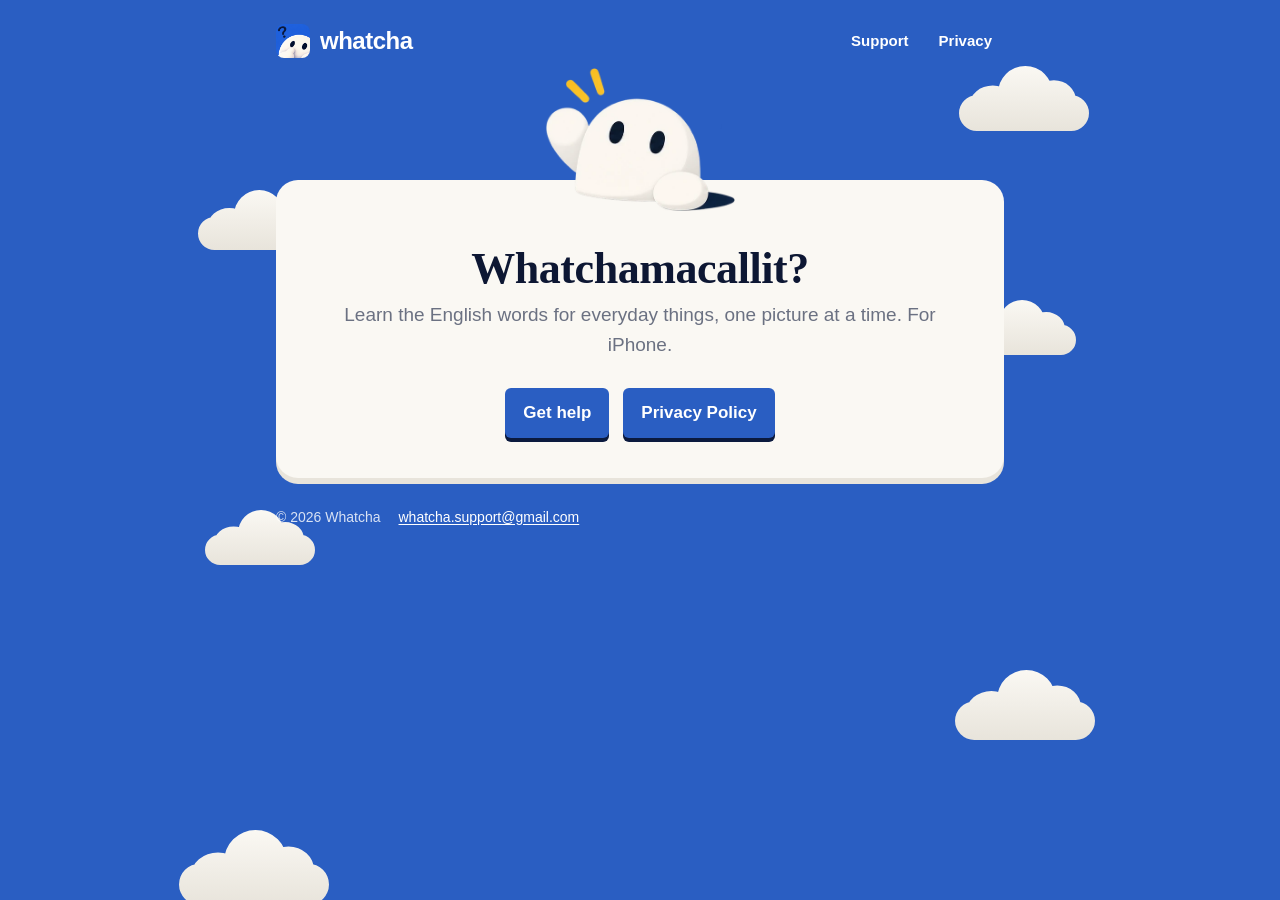
<file: index.html>
<!doctype html>
<html lang="en">
<head>
  <meta charset="utf-8">
  <meta name="viewport" content="width=device-width, initial-scale=1, viewport-fit=cover">
  <title>Whatcha Vocab</title>
  <meta name="description" content="Learn English words for everyday things, one picture at a time.">
  <meta name="theme-color" content="#2A5EC2" media="(prefers-color-scheme: light)">
  <meta name="theme-color" content="#214A9C" media="(prefers-color-scheme: dark)">
  <link rel="icon" type="image/png" href="img/icon.png">
  <link rel="apple-touch-icon" href="img/apple-touch-icon.png">
  <script src="sky.js" defer></script>
  <link rel="stylesheet" href="style.css">
</head>
<body>

  <header class="top">
    <a class="brand" href="./"><img src="img/icon.png" alt="">whatcha</a>
    <nav class="nav" aria-label="Pages">
      <a href="support/">Support</a>
      <a href="privacy/">Privacy</a>
    </nav>
  </header>

  <main>
    <article class="card home">
      <img class="peek" src="img/mascot-hello.png" alt="" width="417" height="312">
      <h1>Whatchamacallit?</h1>
      <p class="lede">Learn the English words for everyday things, one picture at a time. For iPhone.</p>
      <div class="links">
        <a class="slab" href="support/">Get help</a>
        <a class="slab" href="privacy/">Privacy Policy</a>
      </div>
    </article>
  </main>

  <footer>
    <span>© 2026 Whatcha</span>
    <a href="mailto:whatcha.support@gmail.com">whatcha.support@gmail.com</a>
  </footer>
</body>
</html>
</file>
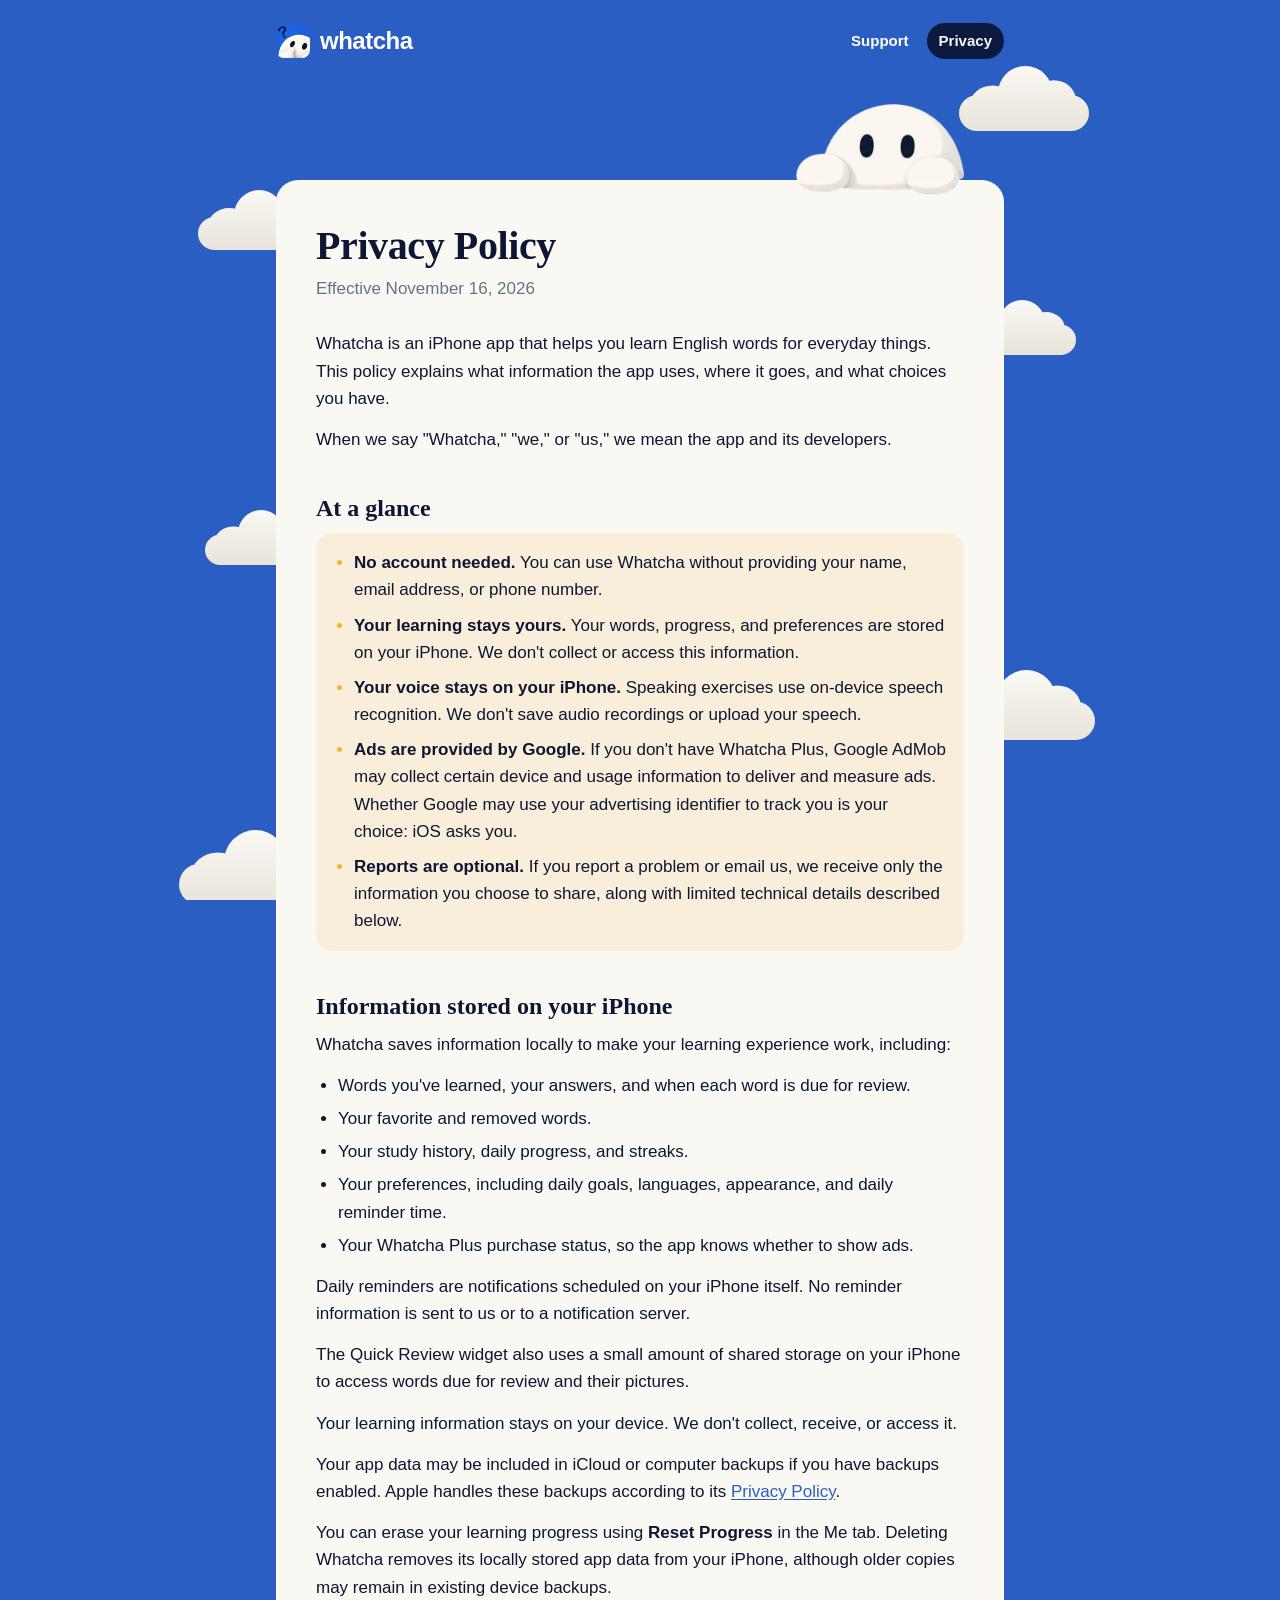
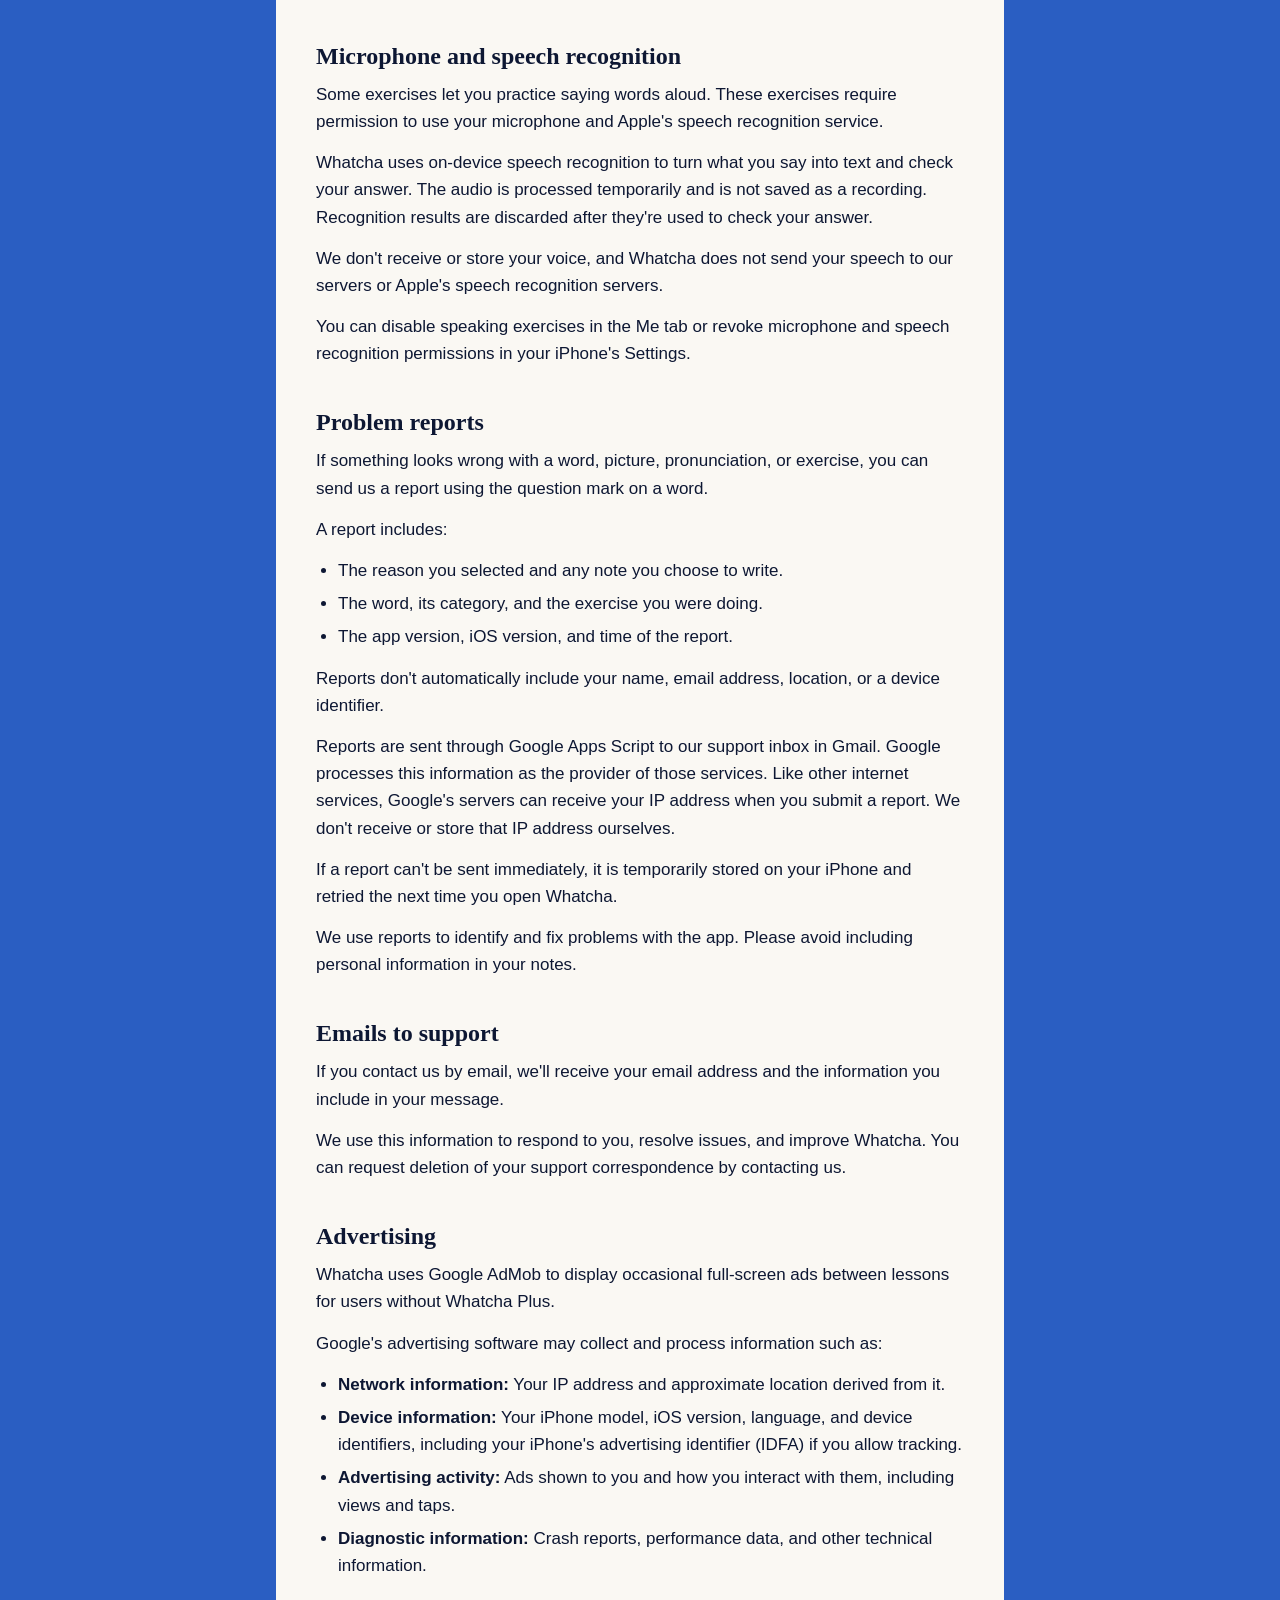
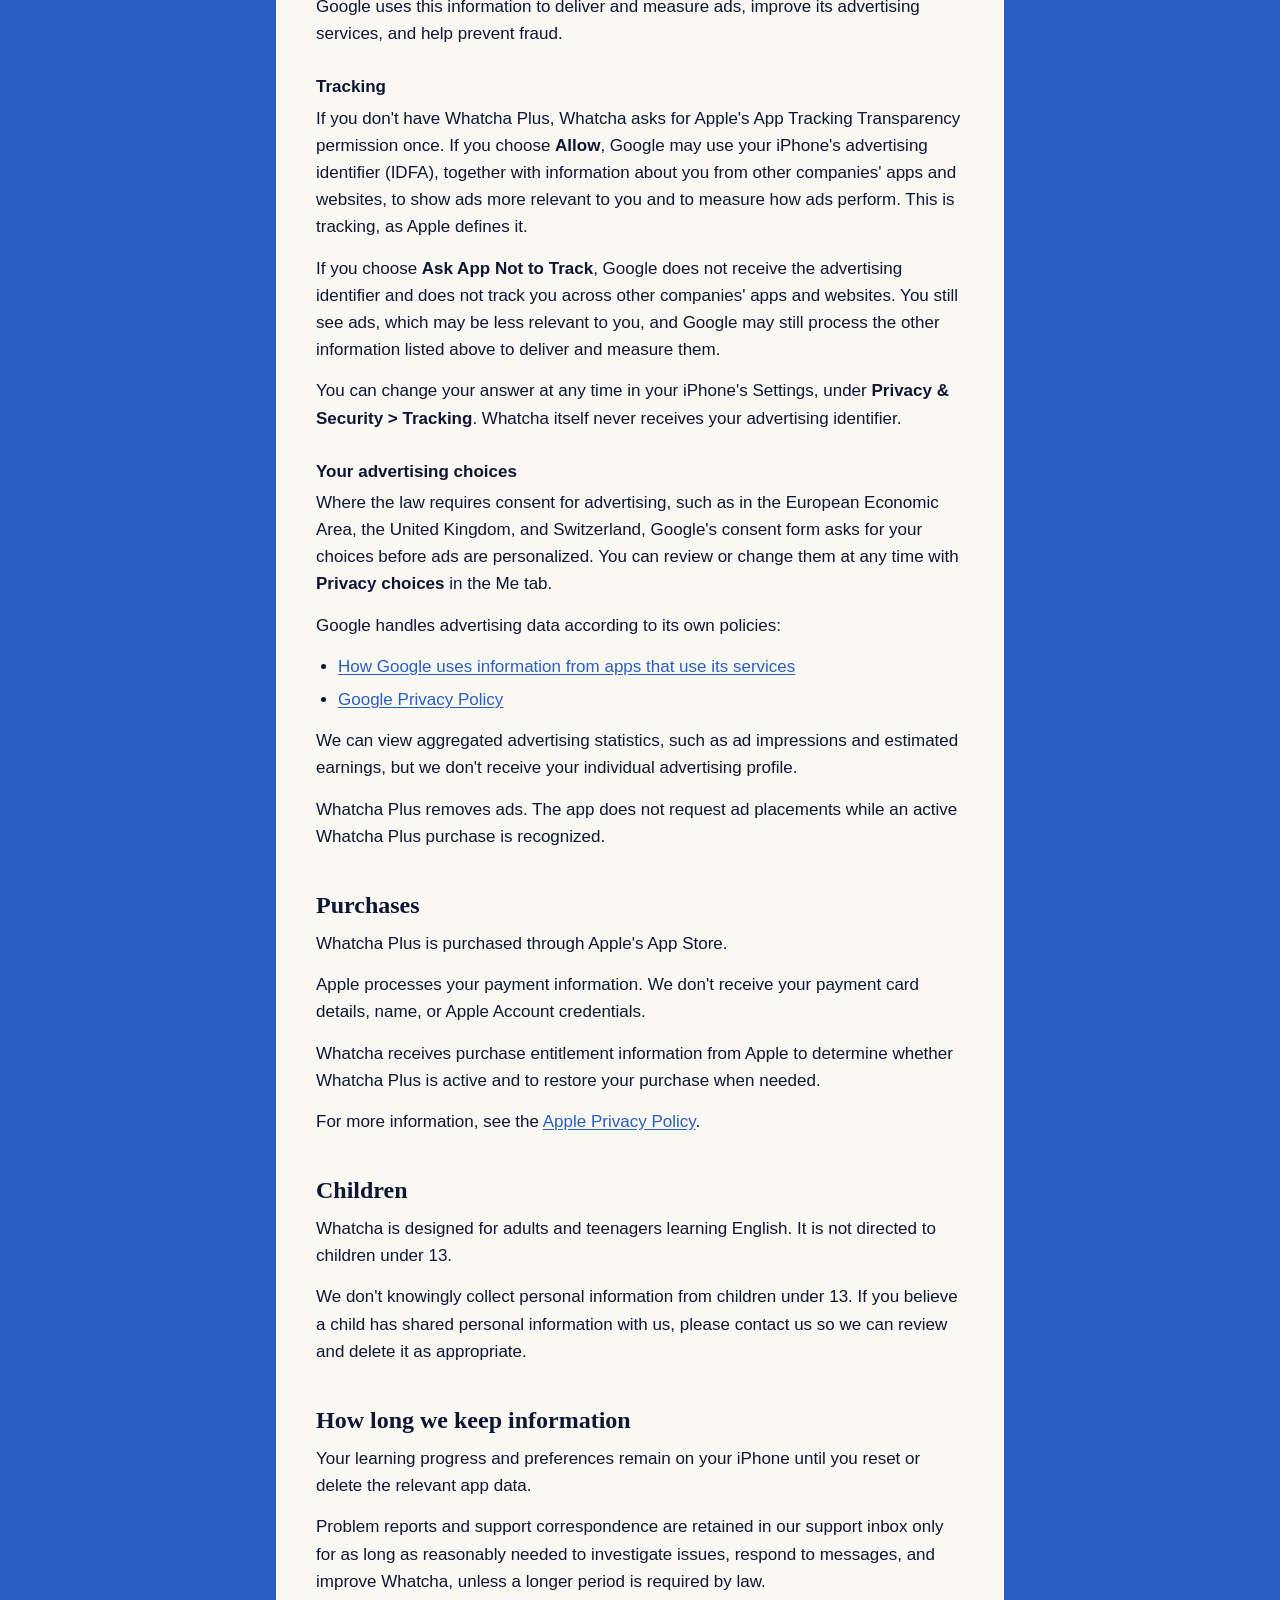
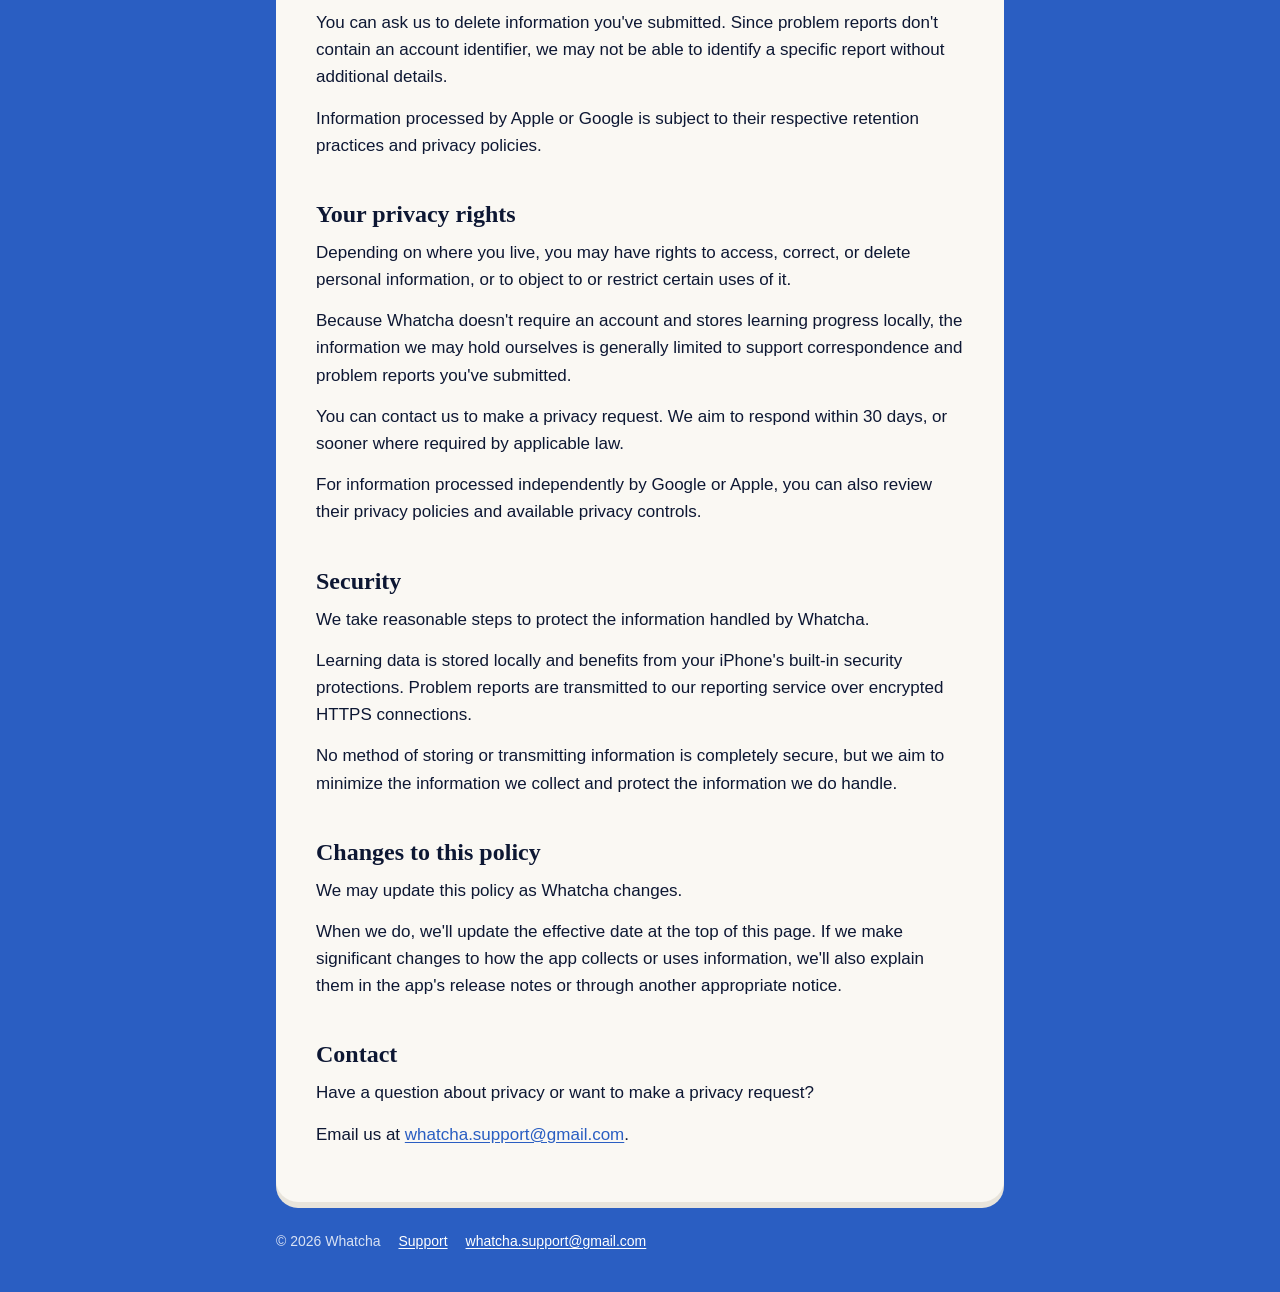
<file: privacy/index.html>
<!doctype html>
<html lang="en">
<head>
  <meta charset="utf-8">
  <meta name="viewport" content="width=device-width, initial-scale=1, viewport-fit=cover">
  <title>Whatcha Privacy Policy</title>
  <meta name="description" content="What information Whatcha uses, where it goes, and what choices you have.">
  <meta name="theme-color" content="#2A5EC2" media="(prefers-color-scheme: light)">
  <meta name="theme-color" content="#214A9C" media="(prefers-color-scheme: dark)">
  <link rel="icon" type="image/png" href="../img/icon.png">
  <link rel="apple-touch-icon" href="../img/apple-touch-icon.png">
  <script src="../sky.js" defer></script>
  <link rel="stylesheet" href="../style.css">
</head>
<body>

  <header class="top">
    <a class="brand" href="../"><img src="../img/icon.png" alt="">whatcha</a>
    <nav class="nav" aria-label="Pages">
      <a href="../support/">Support</a>
      <a href="./" aria-current="page">Privacy</a>
    </nav>
  </header>

  <main>
    <article class="card">
      <img class="peek" src="../img/mascot-peek.png" alt="" width="388" height="206">
      <h1>Privacy Policy</h1>
      <p class="lede">Effective November 16, 2026</p>

      <p>Whatcha is an iPhone app that helps you learn English words for everyday things. This policy explains what information the app uses, where it goes, and what choices you have.</p>
      <p>When we say "Whatcha," "we," or "us," we mean the app and its developers.</p>

      <h2>At a glance</h2>
      <ul class="glance">
        <li><strong>No account needed.</strong> You can use Whatcha without providing your name, email address, or phone number.</li>
        <li><strong>Your learning stays yours.</strong> Your words, progress, and preferences are stored on your iPhone. We don't collect or access this information.</li>
        <li><strong>Your voice stays on your iPhone.</strong> Speaking exercises use on-device speech recognition. We don't save audio recordings or upload your speech.</li>
        <li><strong>Ads are provided by Google.</strong> If you don't have Whatcha Plus, Google AdMob may collect certain device and usage information to deliver and measure ads. Whether Google may use your advertising identifier to track you is your choice: iOS asks you.</li>
        <li><strong>Reports are optional.</strong> If you report a problem or email us, we receive only the information you choose to share, along with limited technical details described below.</li>
      </ul>

      <h2>Information stored on your iPhone</h2>
      <p>Whatcha saves information locally to make your learning experience work, including:</p>
      <ul>
        <li>Words you've learned, your answers, and when each word is due for review.</li>
        <li>Your favorite and removed words.</li>
        <li>Your study history, daily progress, and streaks.</li>
        <li>Your preferences, including daily goals, languages, appearance, and daily reminder time.</li>
        <li>Your Whatcha Plus purchase status, so the app knows whether to show ads.</li>
      </ul>
      <p>Daily reminders are notifications scheduled on your iPhone itself. No reminder information is sent to us or to a notification server.</p>
      <p>The Quick Review widget also uses a small amount of shared storage on your iPhone to access words due for review and their pictures.</p>
      <p>Your learning information stays on your device. We don't collect, receive, or access it.</p>
      <p>Your app data may be included in iCloud or computer backups if you have backups enabled. Apple handles these backups according to its <a href="https://www.apple.com/legal/privacy/">Privacy Policy</a>.</p>
      <p>You can erase your learning progress using <strong>Reset Progress</strong> in the Me tab. Deleting Whatcha removes its locally stored app data from your iPhone, although older copies may remain in existing device backups.</p>

      <h2>Microphone and speech recognition</h2>
      <p>Some exercises let you practice saying words aloud. These exercises require permission to use your microphone and Apple's speech recognition service.</p>
      <p>Whatcha uses on-device speech recognition to turn what you say into text and check your answer. The audio is processed temporarily and is not saved as a recording. Recognition results are discarded after they're used to check your answer.</p>
      <p>We don't receive or store your voice, and Whatcha does not send your speech to our servers or Apple's speech recognition servers.</p>
      <p>You can disable speaking exercises in the Me tab or revoke microphone and speech recognition permissions in your iPhone's Settings.</p>

      <h2>Problem reports</h2>
      <p>If something looks wrong with a word, picture, pronunciation, or exercise, you can send us a report using the question mark on a word.</p>
      <p>A report includes:</p>
      <ul>
        <li>The reason you selected and any note you choose to write.</li>
        <li>The word, its category, and the exercise you were doing.</li>
        <li>The app version, iOS version, and time of the report.</li>
      </ul>
      <p>Reports don't automatically include your name, email address, location, or a device identifier.</p>
      <p>Reports are sent through Google Apps Script to our support inbox in Gmail. Google processes this information as the provider of those services. Like other internet services, Google's servers can receive your IP address when you submit a report. We don't receive or store that IP address ourselves.</p>
      <p>If a report can't be sent immediately, it is temporarily stored on your iPhone and retried the next time you open Whatcha.</p>
      <p>We use reports to identify and fix problems with the app. Please avoid including personal information in your notes.</p>

      <h2>Emails to support</h2>
      <p>If you contact us by email, we'll receive your email address and the information you include in your message.</p>
      <p>We use this information to respond to you, resolve issues, and improve Whatcha. You can request deletion of your support correspondence by contacting us.</p>

      <h2>Advertising</h2>
      <p>Whatcha uses Google AdMob to display occasional full-screen ads between lessons for users without Whatcha Plus.</p>
      <p>Google's advertising software may collect and process information such as:</p>
      <ul>
        <li><strong>Network information:</strong> Your IP address and approximate location derived from it.</li>
        <li><strong>Device information:</strong> Your iPhone model, iOS version, language, and device identifiers, including your iPhone's advertising identifier (IDFA) if you allow tracking.</li>
        <li><strong>Advertising activity:</strong> Ads shown to you and how you interact with them, including views and taps.</li>
        <li><strong>Diagnostic information:</strong> Crash reports, performance data, and other technical information.</li>
      </ul>
      <p>Google uses this information to deliver and measure ads, improve its advertising services, and help prevent fraud.</p>
      <h3>Tracking</h3>
      <p>If you don't have Whatcha Plus, Whatcha asks for Apple's App Tracking Transparency permission once. If you choose <strong>Allow</strong>, Google may use your iPhone's advertising identifier (IDFA), together with information about you from other companies' apps and websites, to show ads more relevant to you and to measure how ads perform. This is tracking, as Apple defines it.</p>
      <p>If you choose <strong>Ask App Not to Track</strong>, Google does not receive the advertising identifier and does not track you across other companies' apps and websites. You still see ads, which may be less relevant to you, and Google may still process the other information listed above to deliver and measure them.</p>
      <p>You can change your answer at any time in your iPhone's Settings, under <strong>Privacy &amp; Security &gt; Tracking</strong>. Whatcha itself never receives your advertising identifier.</p>
      <h3>Your advertising choices</h3>
      <p>Where the law requires consent for advertising, such as in the European Economic Area, the United Kingdom, and Switzerland, Google's consent form asks for your choices before ads are personalized. You can review or change them at any time with <strong>Privacy choices</strong> in the Me tab.</p>
      <p>Google handles advertising data according to its own policies:</p>
      <ul>
        <li><a href="https://policies.google.com/technologies/partner-sites">How Google uses information from apps that use its services</a></li>
        <li><a href="https://policies.google.com/privacy">Google Privacy Policy</a></li>
      </ul>
      <p>We can view aggregated advertising statistics, such as ad impressions and estimated earnings, but we don't receive your individual advertising profile.</p>
      <p>Whatcha Plus removes ads. The app does not request ad placements while an active Whatcha Plus purchase is recognized.</p>

      <h2>Purchases</h2>
      <p>Whatcha Plus is purchased through Apple's App Store.</p>
      <p>Apple processes your payment information. We don't receive your payment card details, name, or Apple Account credentials.</p>
      <p>Whatcha receives purchase entitlement information from Apple to determine whether Whatcha Plus is active and to restore your purchase when needed.</p>
      <p>For more information, see the <a href="https://www.apple.com/legal/privacy/">Apple Privacy Policy</a>.</p>

      <h2>Children</h2>
      <p>Whatcha is designed for adults and teenagers learning English. It is not directed to children under 13.</p>
      <p>We don't knowingly collect personal information from children under 13. If you believe a child has shared personal information with us, please contact us so we can review and delete it as appropriate.</p>

      <h2>How long we keep information</h2>
      <p>Your learning progress and preferences remain on your iPhone until you reset or delete the relevant app data.</p>
      <p>Problem reports and support correspondence are retained in our support inbox only for as long as reasonably needed to investigate issues, respond to messages, and improve Whatcha, unless a longer period is required by law.</p>
      <p>You can ask us to delete information you've submitted. Since problem reports don't contain an account identifier, we may not be able to identify a specific report without additional details.</p>
      <p>Information processed by Apple or Google is subject to their respective retention practices and privacy policies.</p>

      <h2>Your privacy rights</h2>
      <p>Depending on where you live, you may have rights to access, correct, or delete personal information, or to object to or restrict certain uses of it.</p>
      <p>Because Whatcha doesn't require an account and stores learning progress locally, the information we may hold ourselves is generally limited to support correspondence and problem reports you've submitted.</p>
      <p>You can contact us to make a privacy request. We aim to respond within 30 days, or sooner where required by applicable law.</p>
      <p>For information processed independently by Google or Apple, you can also review their privacy policies and available privacy controls.</p>

      <h2>Security</h2>
      <p>We take reasonable steps to protect the information handled by Whatcha.</p>
      <p>Learning data is stored locally and benefits from your iPhone's built-in security protections. Problem reports are transmitted to our reporting service over encrypted HTTPS connections.</p>
      <p>No method of storing or transmitting information is completely secure, but we aim to minimize the information we collect and protect the information we do handle.</p>

      <h2>Changes to this policy</h2>
      <p>We may update this policy as Whatcha changes.</p>
      <p>When we do, we'll update the effective date at the top of this page. If we make significant changes to how the app collects or uses information, we'll also explain them in the app's release notes or through another appropriate notice.</p>

      <h2>Contact</h2>
      <p>Have a question about privacy or want to make a privacy request?</p>
      <p>Email us at <a href="mailto:whatcha.support@gmail.com?subject=Whatcha%20Privacy">whatcha.support@gmail.com</a>.</p>
    </article>
  </main>

  <footer>
    <span>© 2026 Whatcha</span>
    <a href="../support/">Support</a>
    <a href="mailto:whatcha.support@gmail.com">whatcha.support@gmail.com</a>
  </footer>
</body>
</html>
</file>
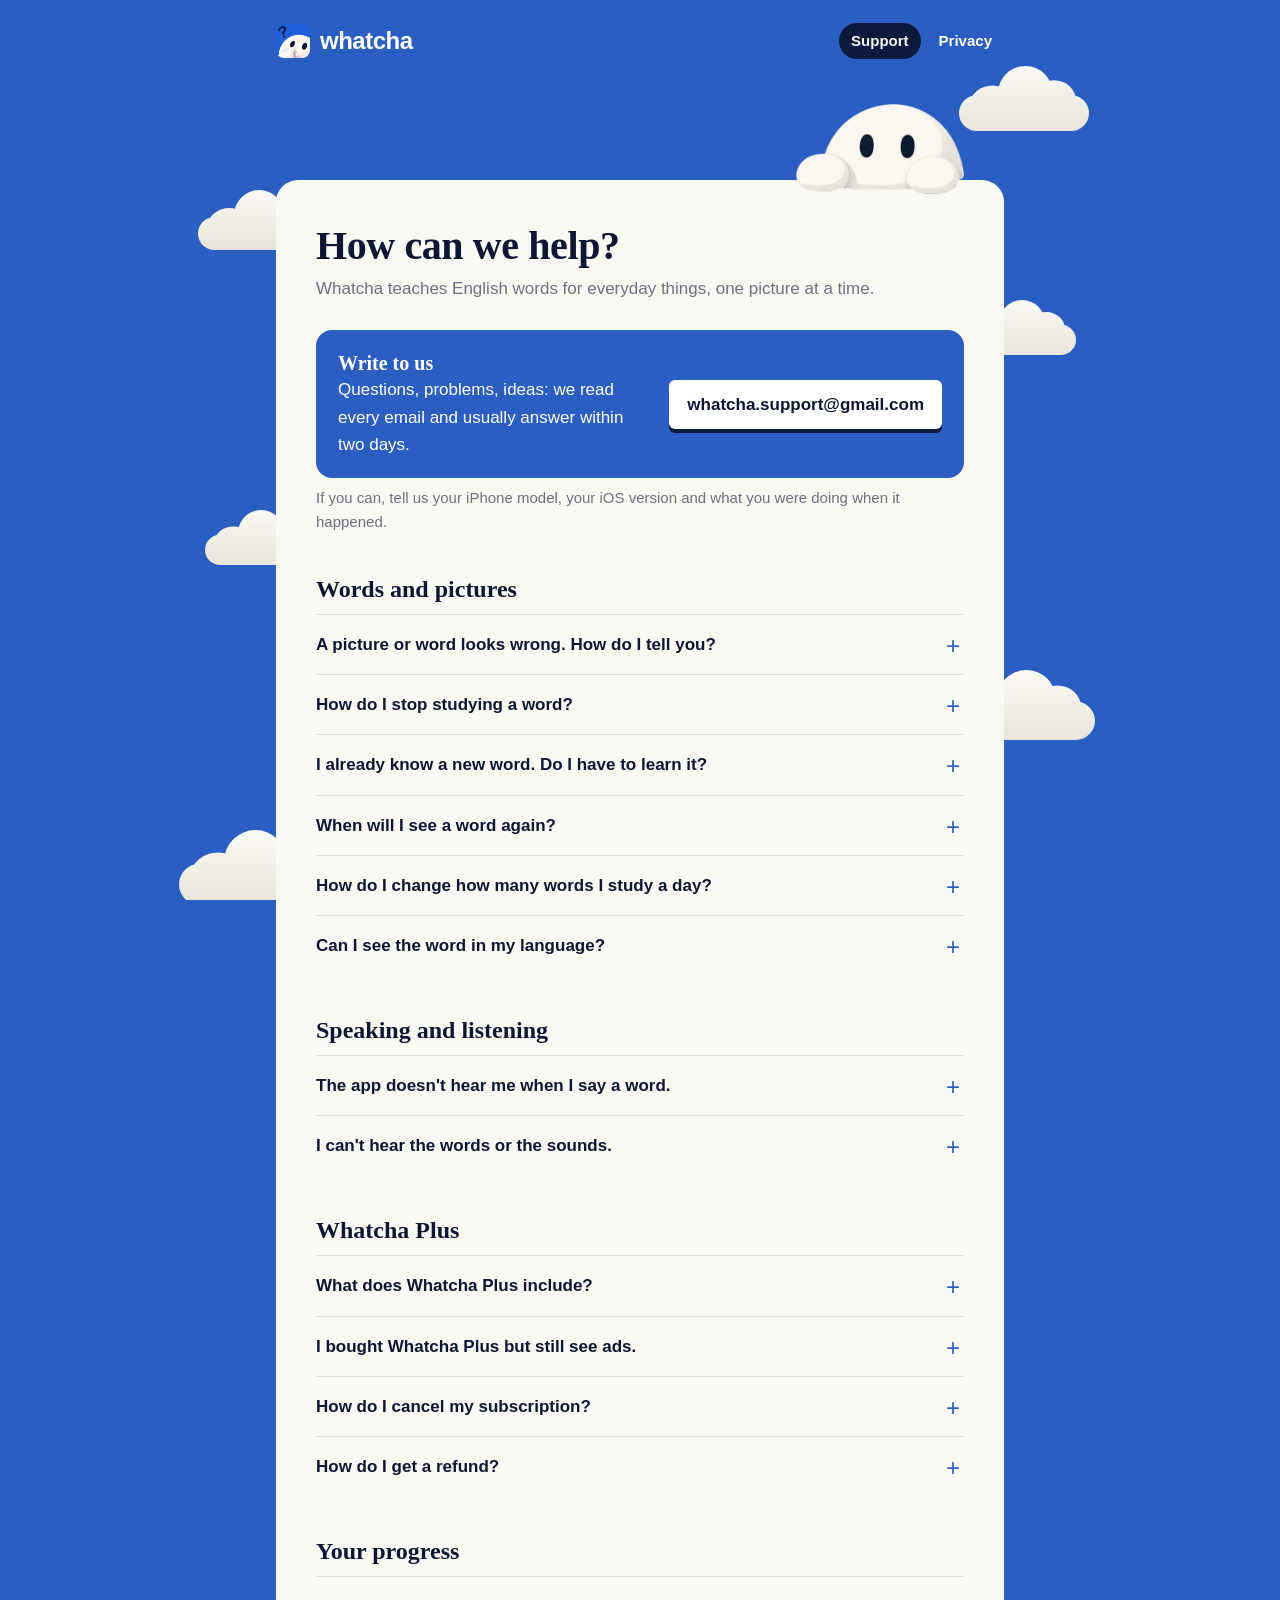
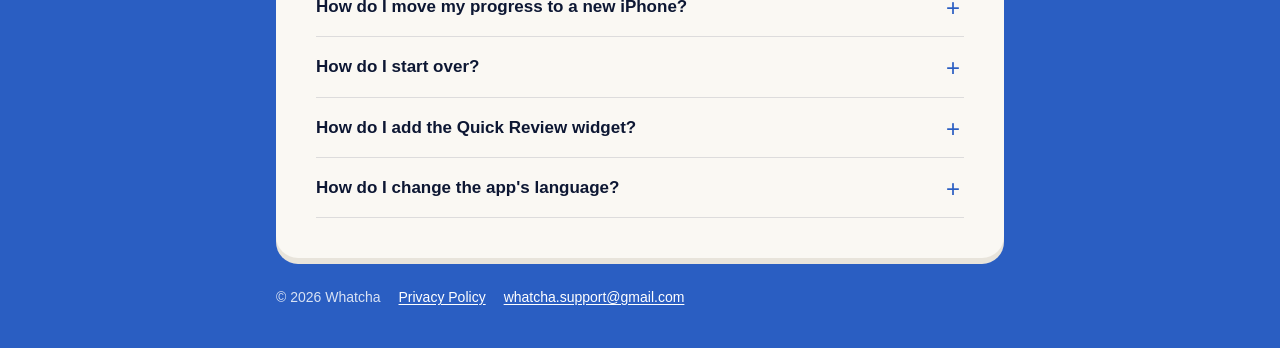
<file: support/index.html>
<!doctype html>
<html lang="en">
<head>
  <meta charset="utf-8">
  <meta name="viewport" content="width=device-width, initial-scale=1, viewport-fit=cover">
  <title>Whatcha Support</title>
  <meta name="description" content="Help with Whatcha, the app that teaches English words for everyday things one picture at a time.">
  <meta name="theme-color" content="#2A5EC2" media="(prefers-color-scheme: light)">
  <meta name="theme-color" content="#214A9C" media="(prefers-color-scheme: dark)">
  <link rel="icon" type="image/png" href="../img/icon.png">
  <link rel="apple-touch-icon" href="../img/apple-touch-icon.png">
  <script src="../sky.js" defer></script>
  <link rel="stylesheet" href="../style.css">
</head>
<body>

  <header class="top">
    <a class="brand" href="../"><img src="../img/icon.png" alt="">whatcha</a>
    <nav class="nav" aria-label="Pages">
      <a href="./" aria-current="page">Support</a>
      <a href="../privacy/">Privacy</a>
    </nav>
  </header>

  <main>
    <article class="card">
      <img class="peek" src="../img/mascot-peek.png" alt="" width="388" height="206">
      <h1>How can we help?</h1>
      <p class="lede">Whatcha teaches English words for everyday things, one picture at a time.</p>

      <div class="contact">
        <p><strong>Write to us</strong>Questions, problems, ideas: we read every email and usually answer within two days.</p>
        <a class="slab" href="mailto:whatcha.support@gmail.com?subject=Whatcha%20support">whatcha.support@gmail.com</a>
      </div>
      <p class="small">If you can, tell us your iPhone model, your iOS version and what you were doing when it happened.</p>

      <h2>Words and pictures</h2>

      <details>
        <summary>A picture or word looks wrong. How do I tell you?</summary>
        <p>Tap the question mark at the top left of the word card (or beside the progress bar during a lesson) and choose what's wrong. One tap sends it to us. If the picture is wrong or inappropriate, the word also goes to the trash, so you won't study it again.</p>
      </details>

      <details>
        <summary>How do I stop studying a word?</summary>
        <p>Tap the trash can beside the progress bar. You have a few seconds to undo. To bring it back later, open <strong>My Words</strong>, choose the <strong>removed</strong> filter, open the word and put it back.</p>
      </details>

      <details>
        <summary>I already know a new word. Do I have to learn it?</summary>
        <p>No. Tap <strong>I know this</strong> on its card. Whatcha checks it again in about a month, and if you miss it then, it is studied like any other word.</p>
      </details>

      <details>
        <summary>When will I see a word again?</summary>
        <p>Whatcha schedules each review for around when you are about to forget the word. Words you know well come back less and less often, never more than six months apart. The quizzes get harder as you remember a word longer: first you pick it, later you say or spell it.</p>
      </details>

      <details>
        <summary>How do I change how many words I study a day?</summary>
        <p>Open <strong>Me</strong> and change <strong>New words a day</strong> and <strong>Reviews a day</strong>. These limits are for Daily Learning only. A category's own lessons have no limit.</p>
      </details>

      <details>
        <summary>Can I see the word in my language?</summary>
        <p>Yes, on the new-word card and the word card: tap the translate button beside the speaker. Choose the language under <strong>Translation Language</strong> on Me. Quizzes stay in English.</p>
      </details>

      <h2>Speaking and listening</h2>

      <details>
        <summary>The app doesn't hear me when I say a word.</summary>
        <p>Check that Whatcha may use the microphone and speech recognition: open the iPhone's <strong>Settings</strong>, then <strong>Apps</strong>, then <strong>Whatcha</strong>. Speak after the sound that opens the microphone, in a quiet place. If it misses you twice, tap <strong>I said it</strong>.</p>
        <p>Your voice is checked on your iPhone and never sent anywhere.</p>
      </details>

      <details>
        <summary>I can't hear the words or the sounds.</summary>
        <p>Whatcha plays at your media volume, so turn the volume up with the side buttons while the app is open. Sound effects can be turned on or off on Me. For a slower voice, turn on <strong>Slower voice</strong> there.</p>
      </details>

      <h2>Whatcha Plus</h2>

      <details>
        <summary>What does Whatcha Plus include?</summary>
        <p>No ads, plus the speaking and spelling exercises. It is a monthly or yearly subscription, or a one-time lifetime purchase.</p>
      </details>

      <details>
        <summary>I bought Whatcha Plus but still see ads.</summary>
        <p>Open <strong>Me</strong>, tap <strong>Get Whatcha Plus</strong>, then <strong>Restore purchases</strong>. Make sure you are signed in with the same Apple Account you bought it with.</p>
      </details>

      <details>
        <summary>How do I cancel my subscription?</summary>
        <p>On Me, tap <strong>Manage subscription</strong>. Or open the iPhone's <strong>Settings</strong>, tap your name, then <strong>Subscriptions</strong>. Cancel at least a day before it renews; you keep Whatcha Plus until the end of the period you paid for.</p>
      </details>

      <details>
        <summary>How do I get a refund?</summary>
        <p>Apple handles all payments, so refunds are asked for from Apple at <a href="https://reportaproblem.apple.com">reportaproblem.apple.com</a>.</p>
      </details>

      <h2>Your progress</h2>

      <details>
        <summary>How do I move my progress to a new iPhone?</summary>
        <p>Whatcha has no accounts; your progress is kept on your iPhone. Moving to a new iPhone from an iCloud or computer backup brings it along. Deleting the app deletes your progress.</p>
      </details>

      <details>
        <summary>How do I start over?</summary>
        <p>Open <strong>Me</strong> and tap <strong>Reset progress</strong> at the bottom. This can't be undone.</p>
      </details>

      <details>
        <summary>How do I add the Quick Review widget?</summary>
        <p>Touch and hold an empty spot on the Home Screen until the apps jiggle. Tap <strong>Edit</strong>, then <strong>Add Widget</strong> (on iOS 17, tap <strong>+</strong>). Search for Whatcha, choose a size and tap <strong>Add Widget</strong>.</p>
      </details>

      <details>
        <summary>How do I change the app's language?</summary>
        <p>Open <strong>Me</strong> and choose <strong>App Language</strong>: English, 简体中文, 繁體中文, 日本語, Español or 한국어. Lessons always stay in English.</p>
      </details>
    </article>
  </main>

  <footer>
    <span>© 2026 Whatcha</span>
    <a href="../privacy/">Privacy Policy</a>
    <a href="mailto:whatcha.support@gmail.com">whatcha.support@gmail.com</a>
  </footer>
</body>
</html>
</file>
<file: style.css>
/* Whatcha's web pages: the app's sky, cream cards and navy ink. Colors match Theme.swift. */

:root {
  --sky: #2A5EC2;
  --cream: #FAF8F3;
  --cream-shade: #E8E4DB;
  --cloud: #FAF8F3;
  --cloud-shade: #E8E4DB;
  --ink: #0D1733;
  --muted: #6B7182;
  --blue: #2A5EC2;
  --sun: #F2B33D;
  --on-sky: #FFFFFF;
  --rule: rgba(13, 23, 51, 0.12);
  --serif: ui-serif, "New York", "Iowan Old Style", Georgia, "Times New Roman", serif;
  --sans: -apple-system, BlinkMacSystemFont, "SF Pro Display", "Helvetica Neue", Helvetica, Arial, sans-serif;
  color-scheme: light dark;
}

@media (prefers-color-scheme: dark) {
  :root {
    --sky: #214A9C;
    --cream: #1E2436;
    --cream-shade: #2C3349;
    --cloud: #3060B8;
    --cloud-shade: #2955AA;
    --ink: #ECEEF3;
    --muted: #9AA0AE;
    --blue: #5E8EEB;
    --rule: rgba(236, 238, 243, 0.14);
  }
}

* { box-sizing: border-box; }

html { -webkit-text-size-adjust: 100%; }

body {
  margin: 0;
  min-height: 100vh;
  background: var(--sky);
  color: var(--ink);
  font: 17px/1.6 var(--sans);
  overflow-x: hidden;
  position: relative;
}

a { color: var(--blue); text-underline-offset: 2px; }

/* Header: the wordmark in heavy lowercase, and the two pages. */
.top {
  max-width: 760px;
  margin: 0 auto;
  padding: 22px 16px 0;
  display: flex;
  align-items: center;
  justify-content: space-between;
  gap: 16px;
  position: relative;
  z-index: 2;
}

.brand {
  display: flex;
  align-items: center;
  gap: 10px;
  color: var(--on-sky);
  text-decoration: none;
  font-weight: 800;
  font-size: 24px;
  letter-spacing: -0.02em;
}

.brand img { width: 34px; height: 34px; border-radius: 8px; }

.nav { display: flex; gap: 6px; }

.nav a {
  color: var(--on-sky);
  text-decoration: none;
  font-weight: 600;
  font-size: 15px;
  padding: 6px 12px;
  border-radius: 999px;
}

.nav a:hover { background: rgba(255, 255, 255, 0.14); }
.nav a[aria-current="page"] { background: #0B1A3E; color: #FAF8F3; }

/* Cartoon clouds behind the card, as on Learn (CloudLayer), drawn by sky.js on one fixed
   layer. They all move at --speed of the scroll (0.4; Learn's move at 0.7), so they drift by
   slower than the card. */
.sky {
  position: fixed;
  inset: 0;
  z-index: 0;
  overflow: hidden;
  pointer-events: none;
}

.cloud {
  position: absolute;
  display: block;
  height: auto;
  transform: translate3d(0, calc(var(--scroll, 0px) * -1 * var(--speed, 0.4)), 0);
  will-change: transform;
}
.cloud path { fill: url(#cloud-fill); }
.cloud-top { stop-color: var(--cloud); }
.cloud-bottom { stop-color: var(--cloud-shade); }

/* Still clouds scroll with the page, as everything else does. */
@media (prefers-reduced-motion: reduce) {
  .cloud { --speed: 1 !important; }
}

/* The cream card, with the mascot peeking over its top edge. */
main {
  max-width: 760px;
  margin: 0 auto;
  padding: 120px 16px 0;
  position: relative;
  z-index: 1;
}

.card {
  position: relative;
  background: var(--cream);
  border-radius: 22px;
  padding: 44px 40px 40px;
  box-shadow: 0 6px 0 var(--cream-shade);
}

.peek {
  position: absolute;
  width: 168px;
  height: auto;
  top: -76px;
  right: 40px;
  pointer-events: none;
}

h1 {
  font: 700 40px/1.12 var(--serif);
  margin: 0 0 6px;
  letter-spacing: -0.01em;
  max-width: calc(100% - 170px);
}

.lede { color: var(--muted); margin: 0 0 28px; }

h2 {
  font: 700 24px/1.25 var(--serif);
  margin: 40px 0 10px;
}

h3 {
  font-size: 17px;
  font-weight: 700;
  margin: 26px 0 4px;
}

p, ul { margin: 0 0 14px; }
ul { padding-left: 22px; }
li { margin-bottom: 6px; }
strong { font-weight: 700; }

/* The contact block on Support. */
.contact {
  display: flex;
  flex-wrap: wrap;
  align-items: center;
  gap: 14px 20px;
  background: var(--sky);
  color: #FFFFFF;
  border-radius: 16px;
  padding: 20px 22px;
  margin: 8px 0 8px;
}
.contact p { margin: 0; flex: 1 1 260px; }
.contact strong { display: block; font: 700 20px/1.3 var(--serif); }

/* The app's small solid slab button. */
.slab {
  display: inline-block;
  background: #FFFFFF;
  color: #0D1733;
  font-weight: 700;
  text-decoration: none;
  padding: 11px 18px;
  border-radius: 6px;
  box-shadow: 0 4px 0 #0B1A3E;
  white-space: nowrap;
}
.slab:active { transform: translateY(3px); box-shadow: 0 1px 0 #0B1A3E; }

/* Questions on Support open one at a time. */
details {
  border-top: 1px solid var(--rule);
  padding: 2px 0;
}
details:last-of-type { border-bottom: 1px solid var(--rule); }
summary {
  cursor: pointer;
  list-style: none;
  font-weight: 700;
  padding: 14px 32px 14px 0;
  position: relative;
}
summary::-webkit-details-marker { display: none; }
summary::after {
  content: "+";
  position: absolute;
  right: 4px;
  top: 10px;
  font-size: 24px;
  font-weight: 400;
  color: var(--blue);
}
details[open] summary::after { content: "–"; }
details > :not(summary) { margin-top: 0; }
details > :last-child { margin-bottom: 16px; }

/* At a glance, on Privacy. */
.glance {
  background: rgba(242, 179, 61, 0.14);
  border-radius: 16px;
  padding: 16px 18px 8px 38px;
  margin: 0 0 8px;
}
.glance li::marker { color: var(--sun); }
.glance li { margin-bottom: 8px; }

.small { font-size: 15px; color: var(--muted); }

footer {
  max-width: 760px;
  margin: 0 auto;
  padding: 28px 16px 40px;
  color: rgba(255, 255, 255, 0.82);
  font-size: 14px;
  display: flex;
  flex-wrap: wrap;
  gap: 8px 18px;
  position: relative;
  z-index: 1;
}
footer a { color: #FFFFFF; }

/* The home page: icon, name, the two links. */
.home { text-align: center; }
.home h1 { max-width: none; font-size: 44px; }
.home .lede { font-size: 19px; }
.home { padding-top: 64px; }
.home .links { display: flex; flex-wrap: wrap; gap: 14px; justify-content: center; margin-top: 8px; }
.home .slab { background: var(--sky); color: #FFFFFF; }
.home .peek { width: 190px; top: -112px; right: 50%; transform: translateX(50%); }

@media (max-width: 600px) {
  body { font-size: 16px; }
  .top { padding-top: 16px; }
  .brand { font-size: 21px; }
  .brand img { width: 30px; height: 30px; }
  .nav a { padding: 6px 10px; font-size: 14px; }
  main { padding-top: 96px; }
  .card { padding: 34px 20px 28px; }
  .peek { width: 128px; top: -58px; right: 20px; }
  h1 { font-size: 31px; max-width: calc(100% - 120px); }
  .home h1 { font-size: 34px; }
  .home .peek { width: 150px; top: -88px; }
  h2 { font-size: 21px; margin-top: 34px; }
  .contact { padding: 18px; }
}
</file>
